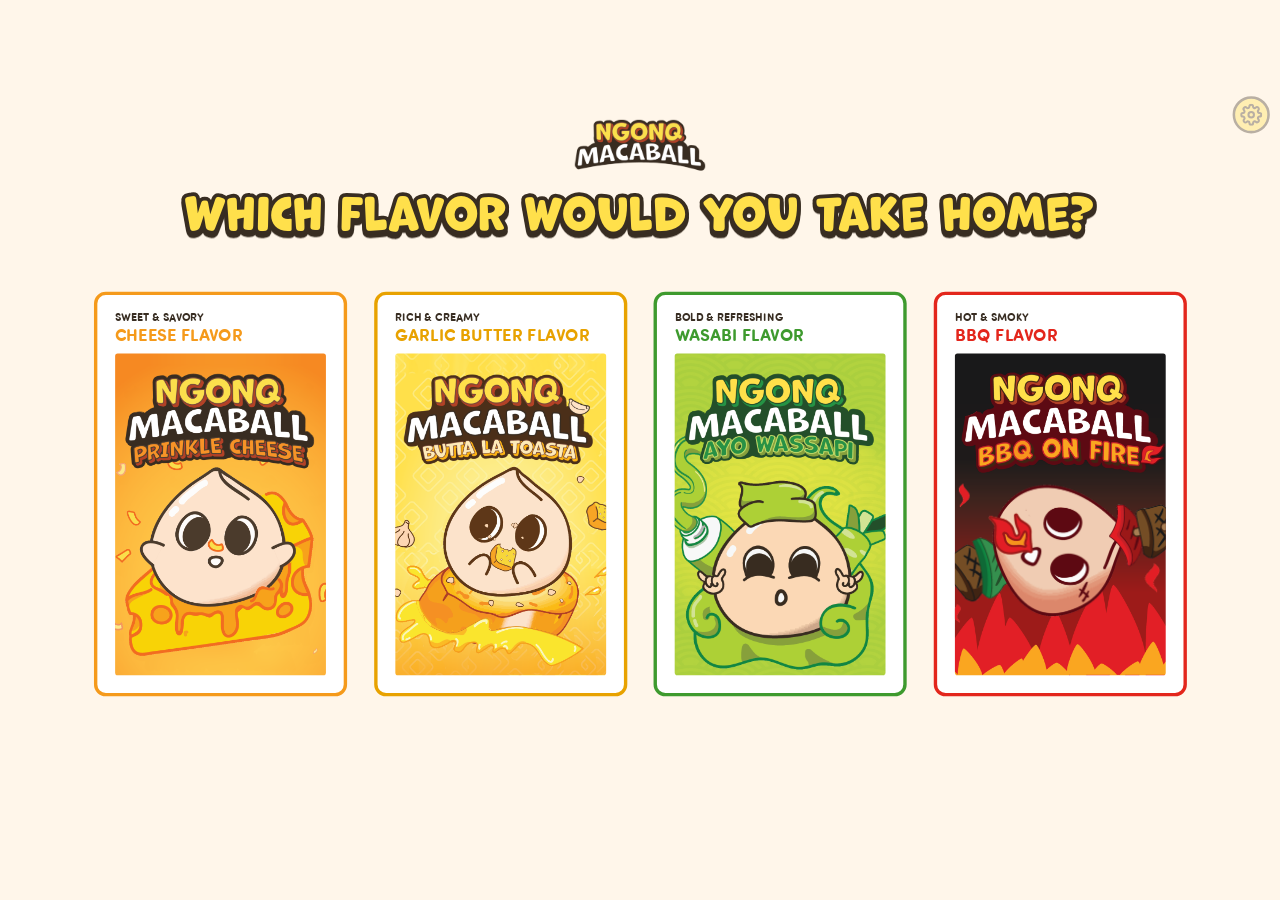
<file: index.html>
<!doctype html>
<html lang="en" data-theme="ngonq">
<head>
<meta charset="utf-8">
<meta name="viewport" content="width=device-width, initial-scale=1, maximum-scale=1, user-scalable=no, viewport-fit=cover">
<meta name="apple-mobile-web-app-capable" content="yes">
<meta name="mobile-web-app-capable" content="yes">
<meta name="theme-color" content="#382D22">
<title>NGONQ Macaball</title>
<link rel="stylesheet" href="styles/main.css">
</head>
<body>
<div id="stage">

<!-- ============ MÀN 1: CHỌN VỊ  (scripts/screens/choose.js) ============ -->
<main id="choose" class="screen" data-active>
  <button class="icon-btn icon-btn--sm screen__corner" data-open-settings aria-label="Settings">
      <svg viewBox="0 0 24 24" width="26" height="26" fill="none" stroke="currentColor" stroke-width="2.2" stroke-linecap="round" stroke-linejoin="round"><circle cx="12" cy="12" r="3"/><path d="M19.4 15a1.65 1.65 0 0 0 .33 1.82l.06.06a2 2 0 1 1-2.83 2.83l-.06-.06a1.65 1.65 0 0 0-1.82-.33 1.65 1.65 0 0 0-1 1.51V21a2 2 0 1 1-4 0v-.09A1.65 1.65 0 0 0 9 19.4a1.65 1.65 0 0 0-1.82.33l-.06.06a2 2 0 1 1-2.83-2.83l.06-.06A1.65 1.65 0 0 0 4.6 15a1.65 1.65 0 0 0-1.51-1H3a2 2 0 1 1 0-4h.09A1.65 1.65 0 0 0 4.6 9a1.65 1.65 0 0 0-.33-1.82l-.06-.06a2 2 0 1 1 2.83-2.83l.06.06A1.65 1.65 0 0 0 9 4.6a1.65 1.65 0 0 0 1-1.51V3a2 2 0 1 1 4 0v.09a1.65 1.65 0 0 0 1 1.51 1.65 1.65 0 0 0 1.82-.33l.06-.06a2 2 0 1 1 2.83 2.83l-.06.06A1.65 1.65 0 0 0 19.4 9a1.65 1.65 0 0 0 1.51 1H21a2 2 0 1 1 0 4h-.09a1.65 1.65 0 0 0-1.51 1z"/></svg>
    </button>

  <div class="screen__headline">
    <img class="choose__logo" src="assets/images/brand/logo-macaball.png" alt="NGONQ Macaball">
    <h1 class="title">Which flavor would you take home?</h1>
  </div>

  <div class="flavor-grid" id="flavorGrid"><!-- FlavorCard × 4 --></div>

  <footer class="screen__actions">
    <button class="btn btn--primary" id="confirmBtn" disabled>This one!</button>
  </footer>
</main>

<!-- ============ MÀN 2: KẾT QUẢ  (scripts/screens/results.js) ============ -->
<main id="results" class="screen">
  <img class="screen__logo" src="assets/images/brand/logo.png" alt="NGONQ">
  <div class="screen__headline">
    <h1 class="title title--sm" id="resultTitle">Thank you!</h1>
    <p class="lead lead--sm" id="resultTagline"></p>
    <p class="result-count" id="resultSub"></p>
  </div>

  <div class="chart-area" id="chart"><!-- BarChart --></div>

  <footer class="screen__actions">
    <button class="link-btn" id="backBtn">← Meet the flavors again</button>
  </footer>
</main>

<!-- ============ CÀI ĐẶT NHÂN VIÊN  (scripts/screens/settings.js) ============ -->
<div class="sheet" id="settings" hidden>
  <div class="sheet__card">
    <button class="icon-btn icon-btn--surface icon-btn--sm sheet__close" data-close-settings aria-label="Close">✕</button>

    <section id="pinStep">
      <h2 class="heading">Settings</h2>
      <p class="muted">Enter staff PIN</p>
      <input id="pinInput" class="pin-input" type="text" inputmode="numeric" pattern="[0-9]*" maxlength="6" autocomplete="off" autocorrect="off" autocapitalize="off" spellcheck="false" name="staff-code" data-1p-ignore data-lpignore="true" aria-label="Staff PIN">
      <p class="field-error" id="pinErr"></p>
      <button class="btn btn--primary btn--sm" id="pinBtn">Open</button>
    </section>

    <section id="adminStep" hidden>
      <h2 class="heading">Current round</h2>
      <table class="tally" id="tally"></table>
      <div class="settings-actions">
        <button class="btn btn--ghost btn--sm" id="exportBtn">Export CSV</button>
        <button class="btn btn--danger btn--sm" id="resetBtn">Start new round</button>
      </div>
      <p class="muted settings-note" id="modeNote"></p>
    </section>

    <section id="confirmStep" hidden>
      <h2 class="heading">Reset to 0?</h2>
      <p class="muted">The chart will start over from zero. A backup of the current votes stays on this device.</p>
      <div class="settings-actions">
        <button class="btn btn--ghost btn--sm" id="cancelReset">Cancel</button>
        <button class="btn btn--danger btn--sm" id="doReset">Reset</button>
      </div>
    </section>
  </div>
</div>

</div><!-- /#stage -->

<script type="module" src="scripts/main.js"></script>
</body>
</html>
</file>
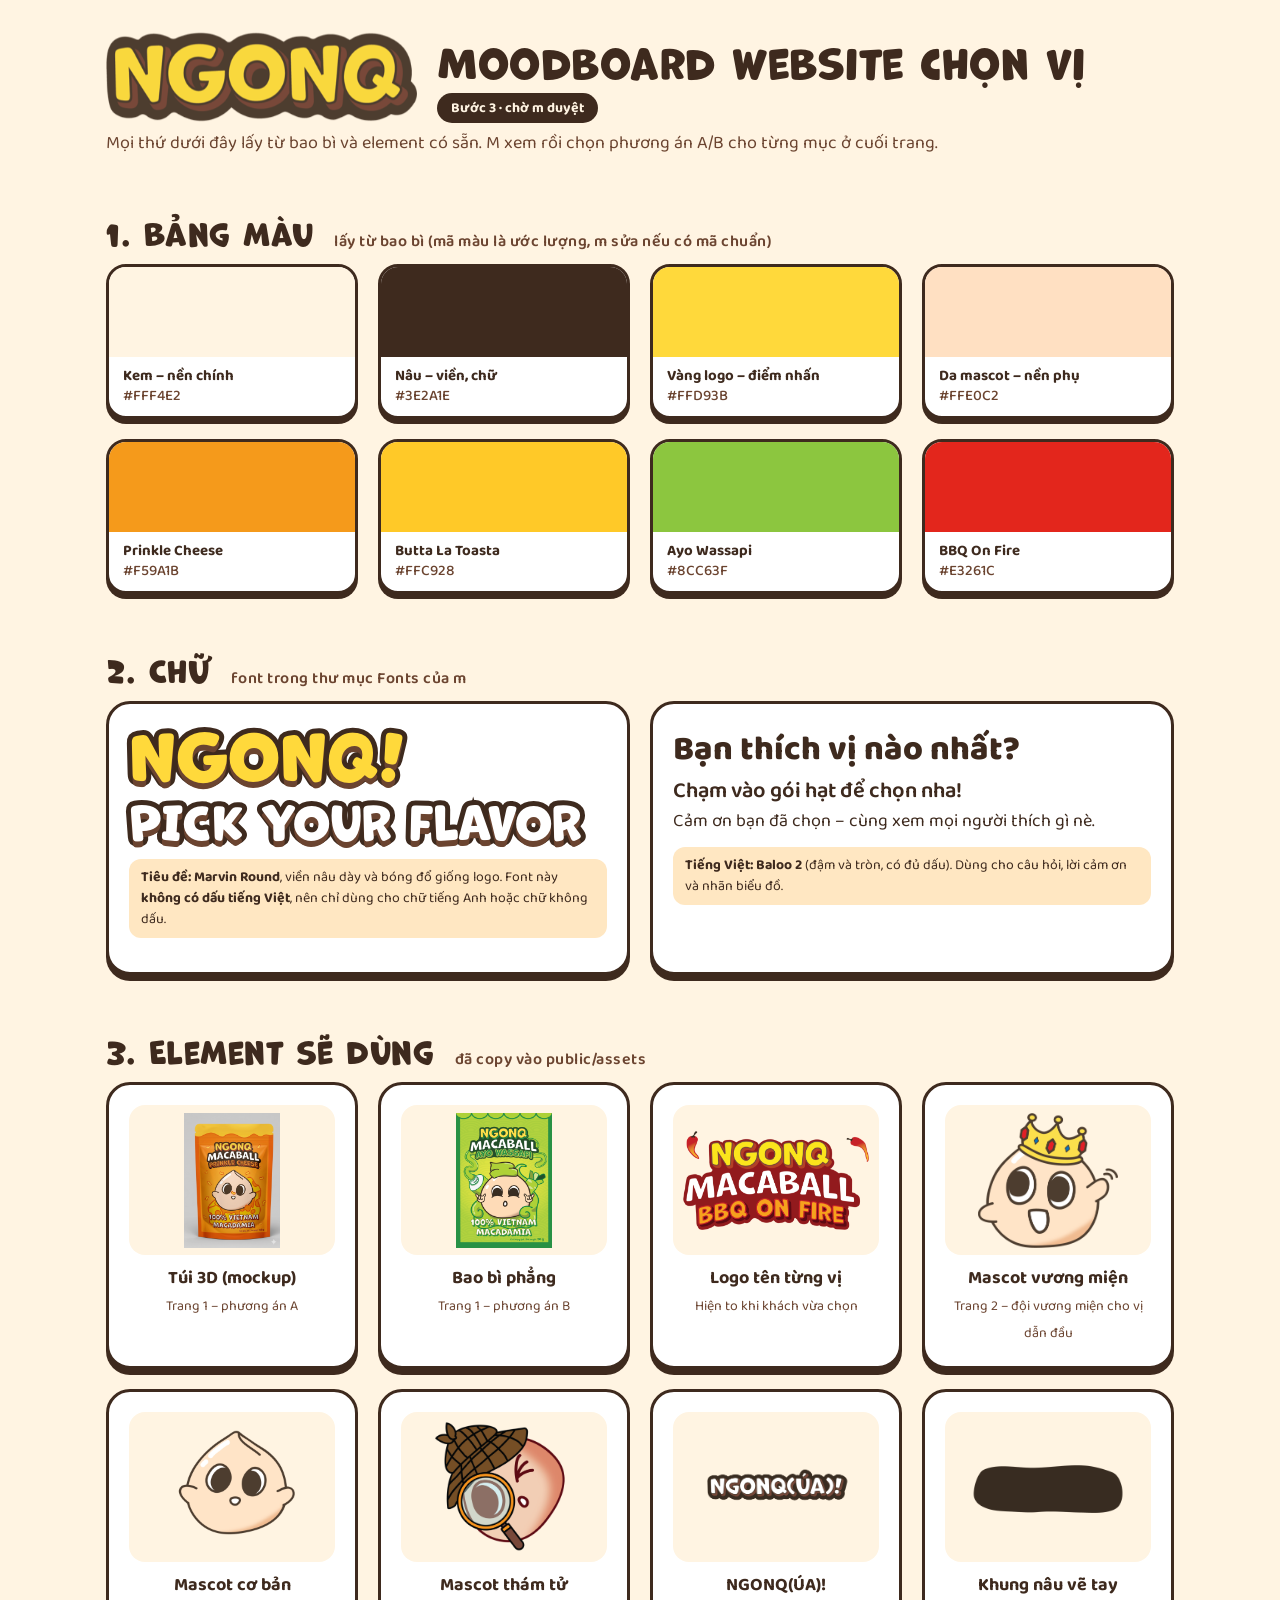
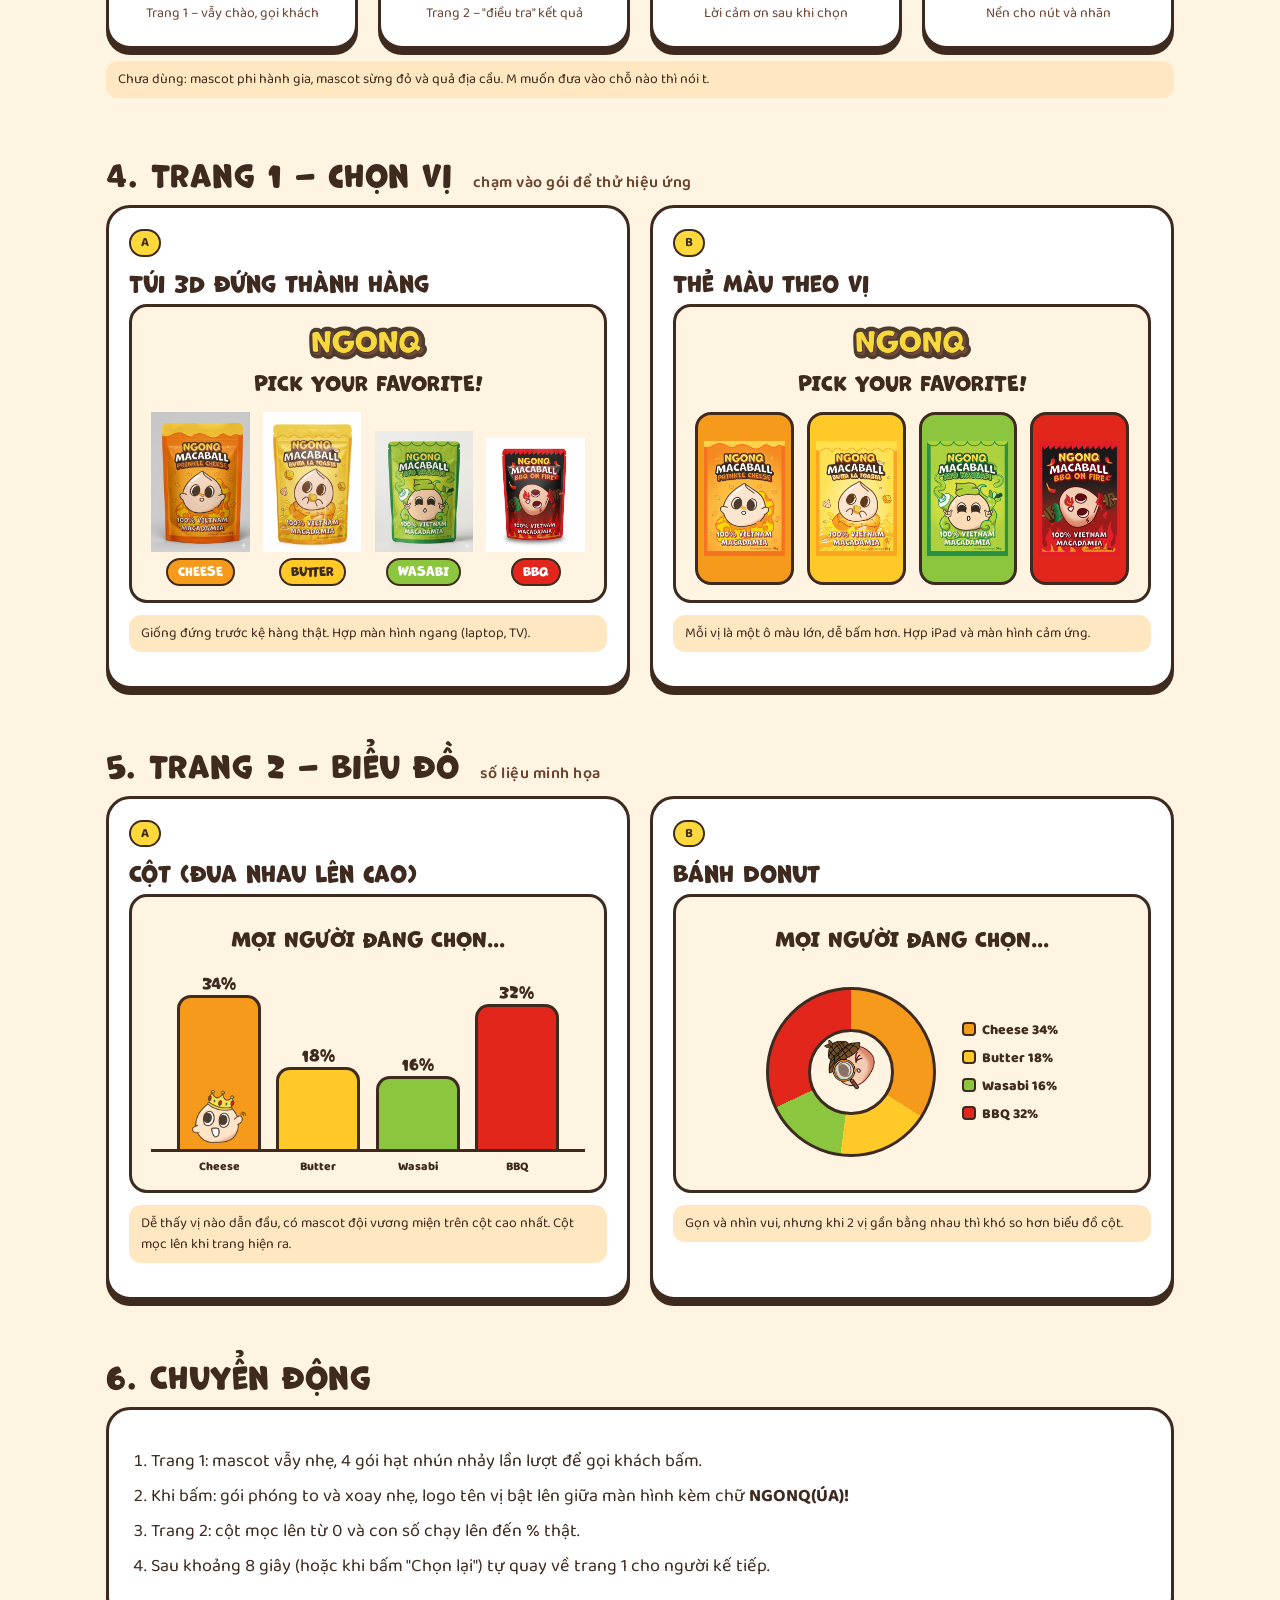
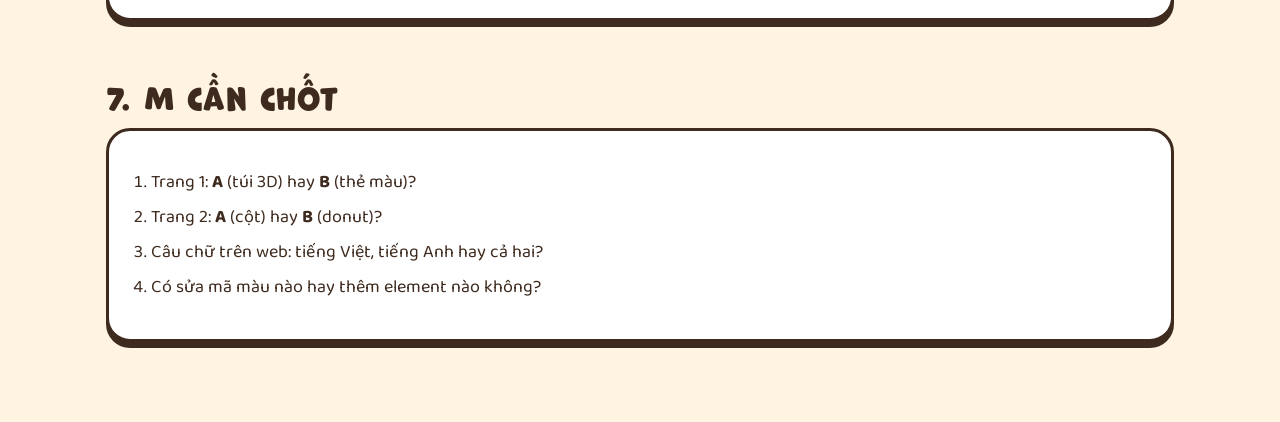
<file: moodboard.html>
<!doctype html>
<html lang="vi">
<head>
<meta charset="utf-8">
<meta name="viewport" content="width=device-width, initial-scale=1">
<title>NGONQ Moodboard</title>
<style>
  @font-face { font-family: "Marvin Round"; src: url(assets/fonts/marvin-round.otf); }
  @font-face { font-family: "Baloo 2"; src: url(assets/fonts/baloo2.ttf); font-weight: 400 800; }
  @font-face { font-family: "Sofia Soft"; src: url(assets/fonts/sofiapro-soft-bold.ttf); }

  :root {
    --cream: #FFF4E2;
    --cream-2: #FFE7C2;
    --brown: #3E2A1E;
    --brown-2: #6B4430;
    --skin: #FFE0C2;
    --cheese: #F59A1B;
    --butter: #FFC928;
    --wasabi: #8CC63F;
    --bbq: #E3261C;
    --yellow: #FFD93B;
  }
  * { box-sizing: border-box; }
  body {
    margin: 0; background: var(--cream); color: var(--brown);
    font-family: "Baloo 2", system-ui, sans-serif; font-size: 18px; line-height: 1.5;
  }
  .wrap { max-width: 1100px; margin: 0 auto; padding: 32px 16px 80px; }
  header { display: flex; align-items: center; gap: 20px; flex-wrap: wrap; margin-bottom: 8px; }
  header img { height: 90px; }
  .tag { font-weight: 700; background: var(--brown); color: var(--cream); border-radius: 999px; padding: 4px 14px; font-size: 14px; }
  h1, h2 { font-family: "Marvin Round", "Baloo 2", sans-serif; font-weight: normal; letter-spacing: .5px; }
  h1 { font-size: 40px; margin: 0; }
  h2 { font-size: 30px; margin: 56px 0 6px; }
  h2 small { font-family: "Baloo 2"; font-size: 16px; font-weight: 600; color: var(--brown-2); margin-left: 8px; }
  p.lead { margin: 0 0 20px; color: var(--brown-2); }
  .card { background: #fff; border: 3px solid var(--brown); border-radius: 24px; padding: 20px; box-shadow: 0 6px 0 var(--brown); }
  .grid { display: grid; gap: 20px; }
  .g4 { grid-template-columns: repeat(auto-fit, minmax(200px, 1fr)); }
  .g2 { grid-template-columns: repeat(auto-fit, minmax(320px, 1fr)); }

  /* Palette */
  .sw { border: 3px solid var(--brown); border-radius: 20px; overflow: hidden; background: #fff; box-shadow: 0 5px 0 var(--brown); }
  .sw div { height: 90px; }
  .sw p { margin: 0; padding: 10px 14px; font-weight: 700; font-size: 15px; line-height: 1.3; }
  .sw p span { display: block; font-weight: 500; color: var(--brown-2); }

  /* Type */
  .title-fx {
    font-family: "Marvin Round", sans-serif; font-size: 64px; line-height: 1.05; color: var(--yellow);
    -webkit-text-stroke: 10px var(--brown); paint-order: stroke fill;
    text-shadow: 0 6px 0 var(--brown-2);
  }
  .title-fx.white { color: #fff; font-size: 46px; }
  .vi-sample { font-family: "Baloo 2"; font-weight: 800; font-size: 34px; }
  .note { font-size: 14px; background: var(--cream-2); border-radius: 12px; padding: 8px 12px; margin-top: 12px; }

  /* Element map */
  .el { text-align: center; }
  .el .img { height: 150px; display: flex; align-items: center; justify-content: center; background: var(--cream); border-radius: 16px; margin-bottom: 10px; }
  .el img { max-height: 135px; max-width: 90%; }
  .el b { display: block; }
  .el span { font-size: 14px; color: var(--brown-2); }

  /* Option previews */
  .opt h3 { font-family: "Marvin Round"; font-weight: normal; font-size: 22px; margin: 0 0 4px; }
  .opt .badge { display: inline-block; font-size: 13px; font-weight: 700; padding: 2px 10px; border-radius: 999px; background: var(--yellow); border: 2px solid var(--brown); margin-bottom: 10px; }
  .screen { aspect-ratio: 16/10; border: 3px solid var(--brown); border-radius: 18px; overflow: hidden; position: relative; background: var(--cream); padding: 4% 4% 3%; display: flex; flex-direction: column; }
  .screen .top { display: flex; align-items: center; justify-content: center; gap: 10px; }
  .screen .top img { height: 34px; }
  .screen .q { text-align: center; font-family: "Marvin Round"; font-size: clamp(14px, 2vw, 20px); margin: 2% 0 3%; }
  .row4 { flex: 1; display: grid; grid-template-columns: repeat(4, 1fr); gap: 3%; align-items: end; }
  .row4 > div { display: flex; flex-direction: column; align-items: center; justify-content: flex-end; height: 100%; }
  .row4 img { max-width: 100%; max-height: 100%; object-fit: contain; min-height: 0; }
  .pill { margin-top: 6%; font-family: "Marvin Round"; color: #fff; font-size: clamp(9px, 1.1vw, 12px); padding: 3px 10px; border-radius: 999px; border: 2px solid var(--brown); white-space: nowrap; }
  .tiles .row4 > div { border: 3px solid var(--brown); border-radius: 16px; padding: 6%; justify-content: center; }

  /* Chart previews */
  .bars { flex: 1; display: flex; align-items: flex-end; gap: 4%; padding: 0 6%; border-bottom: 3px solid var(--brown); }
  .bars > div { flex: 1; border: 3px solid var(--brown); border-bottom: 0; border-radius: 14px 14px 0 0; position: relative; display: flex; justify-content: center; }
  .bars > div b { position: absolute; top: -26px; font-family: "Marvin Round"; font-weight: normal; font-size: 15px; }
  .bars > div img { position: absolute; bottom: 6px; width: 70%; }
  .labels { display: flex; gap: 4%; padding: 6px 6% 0; }
  .labels span { flex: 1; text-align: center; font-weight: 800; font-size: clamp(9px, 1vw, 12px); }
  .donut-wrap { flex: 1; display: flex; align-items: center; justify-content: center; gap: 6%; min-height: 0; }
  .donut { height: 82%; aspect-ratio: 1; border-radius: 50%; border: 3px solid var(--brown);
    background: conic-gradient(var(--cheese) 0 34%, var(--butter) 0 52%, var(--wasabi) 0 68%, var(--bbq) 0 100%); position: relative; }
  .donut::after { content: ""; position: absolute; inset: 24%; background: var(--cream); border-radius: 50%; border: 3px solid var(--brown); }
  .donut img { position: absolute; inset: 30%; width: 40%; z-index: 1; }
  .legend { font-weight: 800; font-size: clamp(10px, 1.2vw, 14px); line-height: 2; }
  .legend i { display: inline-block; width: 14px; height: 14px; border-radius: 4px; border: 2px solid var(--brown); margin-right: 6px; vertical-align: -2px; }

  /* Motion */
  .bounce { animation: bounce 1.6s ease-in-out infinite; }
  .wiggle { animation: wiggle 1.2s ease-in-out infinite; transform-origin: 50% 90%; }
  .pop:hover, .pop:active { transform: scale(1.08) rotate(-3deg); }
  .pop { transition: transform .2s cubic-bezier(.3,1.6,.5,1); cursor: pointer; }
  @keyframes bounce { 0%,100% { transform: translateY(0); } 50% { transform: translateY(-14px); } }
  @keyframes wiggle { 0%,100% { transform: rotate(-6deg); } 50% { transform: rotate(6deg); } }
  @media (prefers-reduced-motion: reduce) { .bounce, .wiggle { animation: none; } }

  ol.todo { padding-left: 22px; }
  ol.todo li { margin-bottom: 8px; }
</style>
</head>
<body>
<div class="wrap">

  <header>
    <img src="assets/images/brand/logo.png" alt="NGONQ">
    <div>
      <h1>Moodboard website chọn vị</h1>
      <span class="tag">Bước 3 · chờ m duyệt</span>
    </div>
  </header>
  <p class="lead">Mọi thứ dưới đây lấy từ bao bì và element có sẵn. M xem rồi chọn phương án A/B cho từng mục ở cuối trang.</p>

  <!-- 1. Palette -->
  <h2>1. Bảng màu <small>lấy từ bao bì (mã màu là ước lượng, m sửa nếu có mã chuẩn)</small></h2>
  <div class="grid g4">
    <div class="sw"><div style="background:var(--cream)"></div><p>Kem – nền chính<span>#FFF4E2</span></p></div>
    <div class="sw"><div style="background:var(--brown)"></div><p>Nâu – viền, chữ<span>#3E2A1E</span></p></div>
    <div class="sw"><div style="background:var(--yellow)"></div><p>Vàng logo – điểm nhấn<span>#FFD93B</span></p></div>
    <div class="sw"><div style="background:var(--skin)"></div><p>Da mascot – nền phụ<span>#FFE0C2</span></p></div>
    <div class="sw"><div style="background:var(--cheese)"></div><p>Prinkle Cheese<span>#F59A1B</span></p></div>
    <div class="sw"><div style="background:var(--butter)"></div><p>Butta La Toasta<span>#FFC928</span></p></div>
    <div class="sw"><div style="background:var(--wasabi)"></div><p>Ayo Wassapi<span>#8CC63F</span></p></div>
    <div class="sw"><div style="background:var(--bbq)"></div><p>BBQ On Fire<span>#E3261C</span></p></div>
  </div>

  <!-- 2. Type -->
  <h2>2. Chữ <small>font trong thư mục Fonts của m</small></h2>
  <div class="grid g2">
    <div class="card">
      <div class="title-fx">NGONQ!</div>
      <div class="title-fx white" style="margin-top:8px">PICK YOUR FLAVOR</div>
      <p class="note"><b>Tiêu đề: Marvin Round</b>, viền nâu dày và bóng đổ giống logo. Font này <b>không có dấu tiếng Việt</b>, nên chỉ dùng cho chữ tiếng Anh hoặc chữ không dấu.</p>
    </div>
    <div class="card">
      <div class="vi-sample">Bạn thích vị nào nhất?</div>
      <div style="font-weight:600;font-size:22px">Chạm vào gói hạt để chọn nha!</div>
      <div style="font-weight:400">Cảm ơn bạn đã chọn – cùng xem mọi người thích gì nè.</div>
      <p class="note"><b>Tiếng Việt: Baloo 2</b> (đậm và tròn, có đủ dấu). Dùng cho câu hỏi, lời cảm ơn và nhãn biểu đồ.</p>
    </div>
  </div>

  <!-- 3. Elements -->
  <h2>3. Element sẽ dùng <small>đã copy vào public/assets</small></h2>
  <div class="grid g4">
    <div class="card el"><div class="img"><img src="assets/images/products/bag-cheese.png" alt=""></div><b>Túi 3D (mockup)</b><span>Trang 1 – phương án A</span></div>
    <div class="card el"><div class="img"><img src="assets/images/products/pack-wasabi.png" alt=""></div><b>Bao bì phẳng</b><span>Trang 1 – phương án B</span></div>
    <div class="card el"><div class="img"><img src="assets/images/titles/title-bbq.png" alt=""></div><b>Logo tên từng vị</b><span>Hiện to khi khách vừa chọn</span></div>
    <div class="card el"><div class="img"><img class="bounce" src="assets/images/mascots/mascot-crown.png" alt=""></div><b>Mascot vương miện</b><span>Trang 2 – đội vương miện cho vị dẫn đầu</span></div>
    <div class="card el"><div class="img"><img class="wiggle" src="assets/images/mascots/mascot-basic.png" alt=""></div><b>Mascot cơ bản</b><span>Trang 1 – vẫy chào, gọi khách</span></div>
    <div class="card el"><div class="img"><img src="assets/images/mascots/mascot-detective.png" alt=""></div><b>Mascot thám tử</b><span>Trang 2 – "điều tra" kết quả</span></div>
    <div class="card el"><div class="img"><img src="assets/images/brand/logo-ngonqua.png" alt=""></div><b>NGONQ(ÚA)!</b><span>Lời cảm ơn sau khi chọn</span></div>
    <div class="card el"><div class="img"><img src="assets/images/shapes/shape-pill.png" alt=""></div><b>Khung nâu vẽ tay</b><span>Nền cho nút và nhãn</span></div>
  </div>
  <p class="note">Chưa dùng: mascot phi hành gia, mascot sừng đỏ và quả địa cầu. M muốn đưa vào chỗ nào thì nói t.</p>

  <!-- 4. Page 1 options -->
  <h2>4. Trang 1 – chọn vị <small>chạm vào gói để thử hiệu ứng</small></h2>
  <div class="grid g2">
    <div class="card opt">
      <span class="badge">A</span><h3>Túi 3D đứng thành hàng</h3>
      <div class="screen">
        <div class="top"><img src="assets/images/brand/logo.png" alt=""></div>
        <div class="q">PICK YOUR FAVORITE!</div>
        <div class="row4">
          <div class="pop"><img src="assets/images/products/bag-cheese.png" alt=""><span class="pill" style="background:var(--cheese)">CHEESE</span></div>
          <div class="pop"><img src="assets/images/products/bag-butter.png" alt=""><span class="pill" style="background:var(--butter);color:var(--brown)">BUTTER</span></div>
          <div class="pop"><img src="assets/images/products/bag-wasabi.png" alt=""><span class="pill" style="background:var(--wasabi)">WASABI</span></div>
          <div class="pop"><img src="assets/images/products/bag-bbq.png" alt=""><span class="pill" style="background:var(--bbq)">BBQ</span></div>
        </div>
      </div>
      <p class="note">Giống đứng trước kệ hàng thật. Hợp màn hình ngang (laptop, TV).</p>
    </div>
    <div class="card opt tiles">
      <span class="badge">B</span><h3>Thẻ màu theo vị</h3>
      <div class="screen">
        <div class="top"><img src="assets/images/brand/logo.png" alt=""></div>
        <div class="q">PICK YOUR FAVORITE!</div>
        <div class="row4">
          <div class="pop" style="background:var(--cheese)"><img src="assets/images/products/pack-cheese.png" alt=""></div>
          <div class="pop" style="background:var(--butter)"><img src="assets/images/products/pack-butter.png" alt=""></div>
          <div class="pop" style="background:var(--wasabi)"><img src="assets/images/products/pack-wasabi.png" alt=""></div>
          <div class="pop" style="background:var(--bbq)"><img src="assets/images/products/pack-bbq.png" alt=""></div>
        </div>
      </div>
      <p class="note">Mỗi vị là một ô màu lớn, dễ bấm hơn. Hợp iPad và màn hình cảm ứng.</p>
    </div>
  </div>

  <!-- 5. Page 2 options -->
  <h2>5. Trang 2 – biểu đồ <small>số liệu minh họa</small></h2>
  <div class="grid g2">
    <div class="card opt">
      <span class="badge">A</span><h3>Cột (đua nhau lên cao)</h3>
      <div class="screen">
        <div class="q">MỌI NGƯỜI ĐANG CHỌN...</div>
        <div class="bars">
          <div style="height:85%;background:var(--cheese)"><b>34%</b><img src="assets/images/mascots/mascot-crown.png" alt=""></div>
          <div style="height:45%;background:var(--butter)"><b>18%</b></div>
          <div style="height:40%;background:var(--wasabi)"><b>16%</b></div>
          <div style="height:80%;background:var(--bbq)"><b>32%</b></div>
        </div>
        <div class="labels"><span>Cheese</span><span>Butter</span><span>Wasabi</span><span>BBQ</span></div>
      </div>
      <p class="note">Dễ thấy vị nào dẫn đầu, có mascot đội vương miện trên cột cao nhất. Cột mọc lên khi trang hiện ra.</p>
    </div>
    <div class="card opt">
      <span class="badge">B</span><h3>Bánh donut</h3>
      <div class="screen">
        <div class="q">MỌI NGƯỜI ĐANG CHỌN...</div>
        <div class="donut-wrap">
          <div class="donut"><img src="assets/images/mascots/mascot-detective.png" alt=""></div>
          <div class="legend">
            <div><i style="background:var(--cheese)"></i>Cheese 34%</div>
            <div><i style="background:var(--butter)"></i>Butter 18%</div>
            <div><i style="background:var(--wasabi)"></i>Wasabi 16%</div>
            <div><i style="background:var(--bbq)"></i>BBQ 32%</div>
          </div>
        </div>
      </div>
      <p class="note">Gọn và nhìn vui, nhưng khi 2 vị gần bằng nhau thì khó so hơn biểu đồ cột.</p>
    </div>
  </div>

  <!-- 6. Motion -->
  <h2>6. Chuyển động</h2>
  <div class="card">
    <ol class="todo">
      <li>Trang 1: mascot vẫy nhẹ, 4 gói hạt nhún nhảy lần lượt để gọi khách bấm.</li>
      <li>Khi bấm: gói phóng to và xoay nhẹ, logo tên vị bật lên giữa màn hình kèm chữ <b>NGONQ(ÚA)!</b></li>
      <li>Trang 2: cột mọc lên từ 0 và con số chạy lên đến % thật.</li>
      <li>Sau khoảng 8 giây (hoặc khi bấm "Chọn lại") tự quay về trang 1 cho người kế tiếp.</li>
    </ol>
  </div>

  <h2>7. M cần chốt</h2>
  <div class="card">
    <ol class="todo">
      <li>Trang 1: <b>A</b> (túi 3D) hay <b>B</b> (thẻ màu)?</li>
      <li>Trang 2: <b>A</b> (cột) hay <b>B</b> (donut)?</li>
      <li>Câu chữ trên web: tiếng Việt, tiếng Anh hay cả hai?</li>
      <li>Có sửa mã màu nào hay thêm element nào không?</li>
    </ol>
  </div>
</div>
</body>
</html>
</file>
<file: styles/main.css>
/* =====================================================================
   NGONQ – điểm vào duy nhất của CSS
   Thứ tự layer = thứ tự ưu tiên (layer sau thắng layer trước),
   nên không cần !important hay selector dài để "đè" style.
   ===================================================================== */
@layer tokens, base, components, screens, utilities;

/* 1. Design tokens – đổi design system chủ yếu ở đây */
@import url("base/stage.css")       layer(tokens); /* khung thiết kế cố định */
@import url("tokens/primitives.css") layer(tokens);
@import url("tokens/semantic.css")   layer(tokens);

/* 2. Nền tảng */
@import url("base/fonts.css")      layer(base);
@import url("base/reset.css")      layer(base);
@import url("base/typography.css") layer(base);

/* 3. Component – mỗi file 1 component, chỉ dùng token semantic */
@import url("components/button.css")      layer(components);
@import url("components/topbar.css")      layer(components);
@import url("components/pill.css")        layer(components);
@import url("components/flavor-card.css") layer(components);
@import url("components/bar-chart.css")   layer(components);
@import url("components/sheet.css")       layer(components);
@import url("components/form.css")        layer(components);
@import url("components/tally.css")       layer(components);
@import url("components/hero-wipe.css")   layer(components);

/* 4. Màn hình – chỉ lo bố cục, sắp xếp component */
@import url("screens/screen.css")   layer(screens);
@import url("screens/choose.css")   layer(screens);
@import url("screens/results.css")  layer(screens);
@import url("screens/settings.css") layer(screens);

/* 5. Tiện ích nhỏ */
@import url("utilities.css") layer(utilities);
</file>
